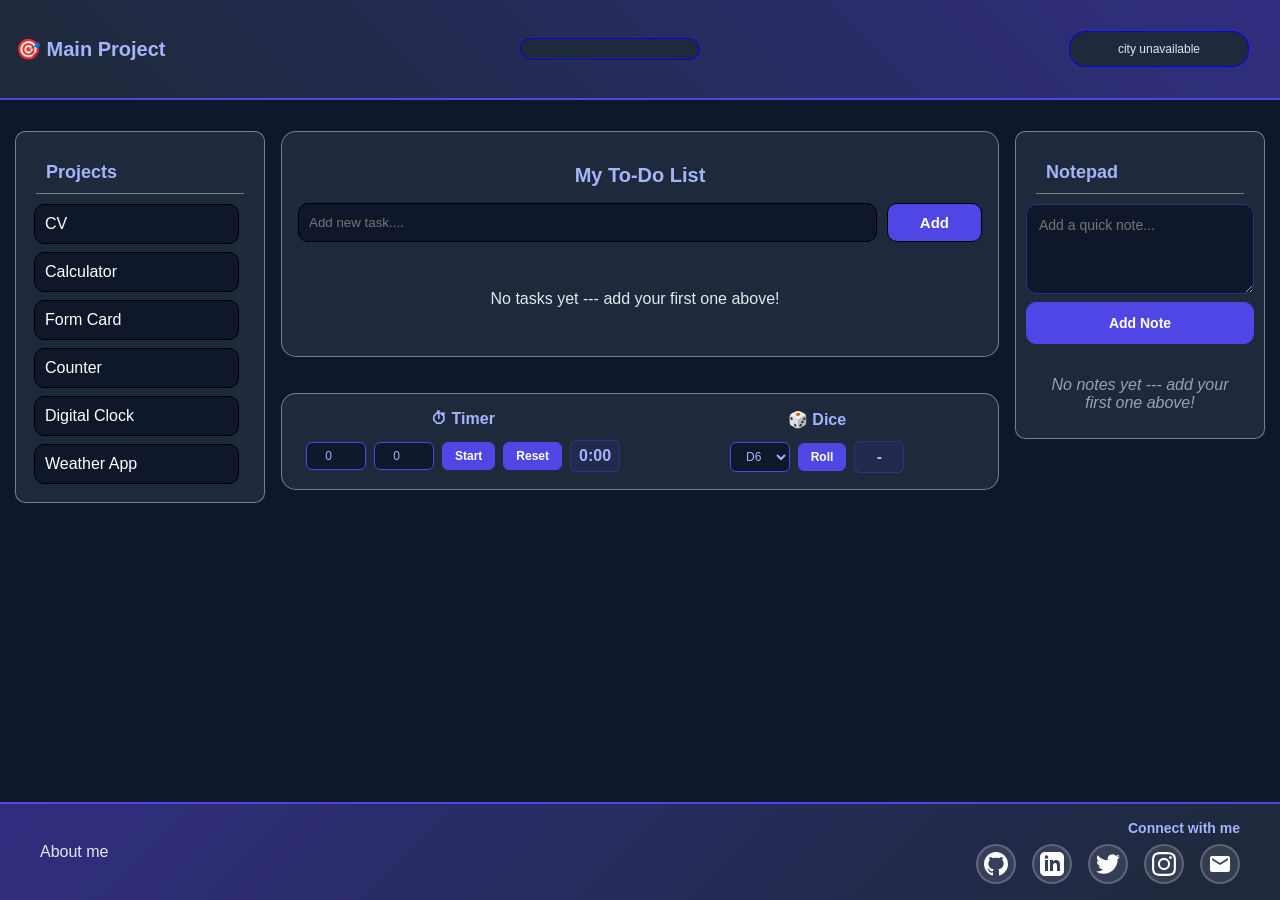
<file: index.html>
<html lang="en">
  <head>
    <meta charset="UTF-8" />
    <meta name="viewport" content="width=device-width, initial-scale=1.0" />
    <title>ultimate tool kit</title>
    <link rel="stylesheet" href="style/style.css" />
  </head>
  <body>
    <header class="site-header">
      <h1>&#127919; Main Project</h1>
      <div class="timeblock"></div>
      <div class="weatherblock"></div>
    </header>
    <div class="layout">
      <aside class="sidebar left">
        <h1>Projects</h1>
        <ul>
          <li class="projectlist">
            <a class="clean-link" id="cv-link" href="#cv-project">CV</a>
          </li>
          <li class="projectlist">
            <a
              class="clean-link"
              id="calculator-link"
              href="#calculator-project"
              >Calculator</a
            >
          </li>
          <li class="projectlist">
            <a class="clean-link" id="form-link" href="#form-project"
              >Form Card</a
            >
          </li>
          <li class="projectlist">
            <a class="clean-link" id="counter-link" href="#counter-project"
              >Counter</a
            >
          </li>
          <li class="projectlist">
            <a
              class="clean-link"
              id="digitalclock-link"
              href="#digitalclock-project"
              >Digital Clock</a
            >
          </li>
          <li class="projectlist">
            <a class="clean-link" id="weather-link" href="#weather-project"
              >Weather App</a
            >
          </li>
        </ul>
      </aside>

      <main class="todo-main" id="main-content">
        <div id="home-view">
          <section class="todo-section">
            <h1>My To-Do List</h1>
            <form class="todo-form">
              <label for="todo-input" class="sr-only">Task</label>
              <input
                type="text"
                name="todolist"
                id="todo-input"
                placeholder="Add new task...."
              />
              <button type="submit" id="todo-btn">Add</button>
            </form>
            <ul class="todo-ul">
              <li class="limsg">No tasks yet --- add your first one above!</li>
            </ul>
          </section>

          <section class="tools-section">
            <div class="tools-container">
              <div class="tool-item">
                <h3>⏱ Timer</h3>
                <div class="timer-simple">
                  <label for="timer-mins-main" class="sr-only">Minutes</label>
                  <input
                    type="number"
                    id="timer-mins-main"
                    min="0"
                    max="59"
                    value="0"
                    placeholder="Min"
                  />
                  <label for="timer-secs-main" class="sr-only">Seconds</label>
                  <input
                    type="number"
                    id="timer-secs-main"
                    min="0"
                    max="59"
                    value="0"
                    placeholder="Sec"
                  />
                  <button id="timer-start-main" class="tool-btn">Start</button>
                  <button id="timer-reset-main" class="tool-btn">Reset</button>
                  <span id="timer-display-main" class="timer-display-result"
                    >0:00</span
                  >
                </div>
              </div>
              <div class="tool-item">
                <h3>🎲 Dice</h3>
                <div class="dice-simple">
                  <label for="dice-sides-main" class="sr-only"
                    >Dice sides</label
                  >
                  <select id="dice-sides-main">
                    <option value="6">D6</option>
                    <option value="4">D4</option>
                    <option value="8">D8</option>
                    <option value="20">D20</option>
                  </select>
                  <button id="roll-btn-main" class="tool-btn">Roll</button>
                  <span id="dice-result-main" class="dice-display-result"
                    >-</span
                  >
                </div>
              </div>
            </div>
          </section>
        </div>

        <!-- Project Sections -->
        <section id="cv-project" class="project-section hidden">
          <div class="project-header">
            <h2>CV Project</h2>
            <button class="close-project-btn" onclick="showHomeView()">
              ← Back to Home
            </button>
          </div>
          <div class="project-content" id="cv-content"></div>
        </section>

        <section id="calculator-project" class="project-section hidden">
          <div class="project-header">
            <h2>Calculator</h2>
            <button class="close-project-btn" onclick="showHomeView()">
              ← Back to Home
            </button>
          </div>
          <div class="project-content" id="calculator-content"></div>
        </section>

        <section id="form-project" class="project-section hidden">
          <div class="project-header">
            <h2>Form Card</h2>
            <button class="close-project-btn" onclick="showHomeView()">
              ← Back to Home
            </button>
          </div>
          <div class="project-content" id="form-content"></div>
        </section>

        <section id="counter-project" class="project-section hidden">
          <div class="project-header">
            <h2>Counter</h2>
            <button class="close-project-btn" onclick="showHomeView()">
              ← Back to Home
            </button>
          </div>
          <div class="project-content" id="counter-content"></div>
        </section>

        <section id="digitalclock-project" class="project-section hidden">
          <div class="project-header">
            <h2>Digital Clock</h2>
            <button class="close-project-btn" onclick="showHomeView()">
              ← Back to Home
            </button>
          </div>
          <div class="project-content" id="digitalclock-content"></div>
        </section>

        <section id="weather-project" class="project-section hidden">
          <div class="project-header">
            <h2>Weather App</h2>
            <button class="close-project-btn" onclick="showHomeView()">
              ← Back to Home
            </button>
          </div>
          <div class="project-content" id="weather-content"></div>
        </section>
      </main>

      <aside class="sidebar right">
        <h1>Notepad</h1>
        <div class="notepad-section">
          <form class="notepad-form">
            <textarea
              id="note-input"
              placeholder="Add a quick note..."
              rows="4"
            ></textarea>
            <button type="submit" id="note-btn">Add Note</button>
          </form>
          <ul class="notes-list">
            <li class="note-msg">No notes yet --- add your first one above!</li>
          </ul>
        </div>
      </aside>
    </div>

    <footer class="site-footer">
      <div class="footer-content">
        <div class="footer-text">
          <p>About me</p>
        </div>
        <div class="footer-social">
          <h3>Connect with me</h3>
          <div class="social-links">
            <a
              href="https://github.com/Ajay0826"
              target="_blank"
              rel="noopener noreferrer"
              class="social-link github"
              title="GitHub"
            >
              <img
                src="images/github.svg"
                alt="GitHub"
                width="24"
                height="24"
              />
            </a>
            <a
              href="username"
              target="_blank"
              rel="noopener noreferrer"
              class="social-link linkedin"
              title="LinkedIn"
            >
              <img
                src="images/linkedin.svg"
                alt="LinkedIn"
                width="24"
                height="24"
              />
            </a>
            <a
              href="username"
              target="_blank"
              rel="noopener noreferrer"
              class="social-link twitter"
              title="Twitter"
            >
              <img
                src="images/twitter.svg"
                alt="Twitter"
                width="24"
                height="24"
              />
            </a>
            <a
              href="username"
              target="_blank"
              rel="noopener noreferrer"
              class="social-link instagram"
              title="Instagram"
            >
              <img
                src="images/instagram.svg"
                alt="Instagram"
                width="24"
                height="24"
              />
            </a>
            <a href="username" class="social-link email" title="Email">
              <img src="images/email.svg" alt="Email" width="24" height="24" />
            </a>
          </div>
        </div>
      </div>
    </footer>

    <script src="javascript/timeblock.js"></script>
    <script src="javascript/weatherblock.js"></script>
    <script src="javascript/todo.js"></script>
    <script src="javascript/notepad.js"></script>
    <script src="javascript/tools.js"></script>
    <script src="javascript/projectloader.js"></script>
  </body>
</html>
</file>
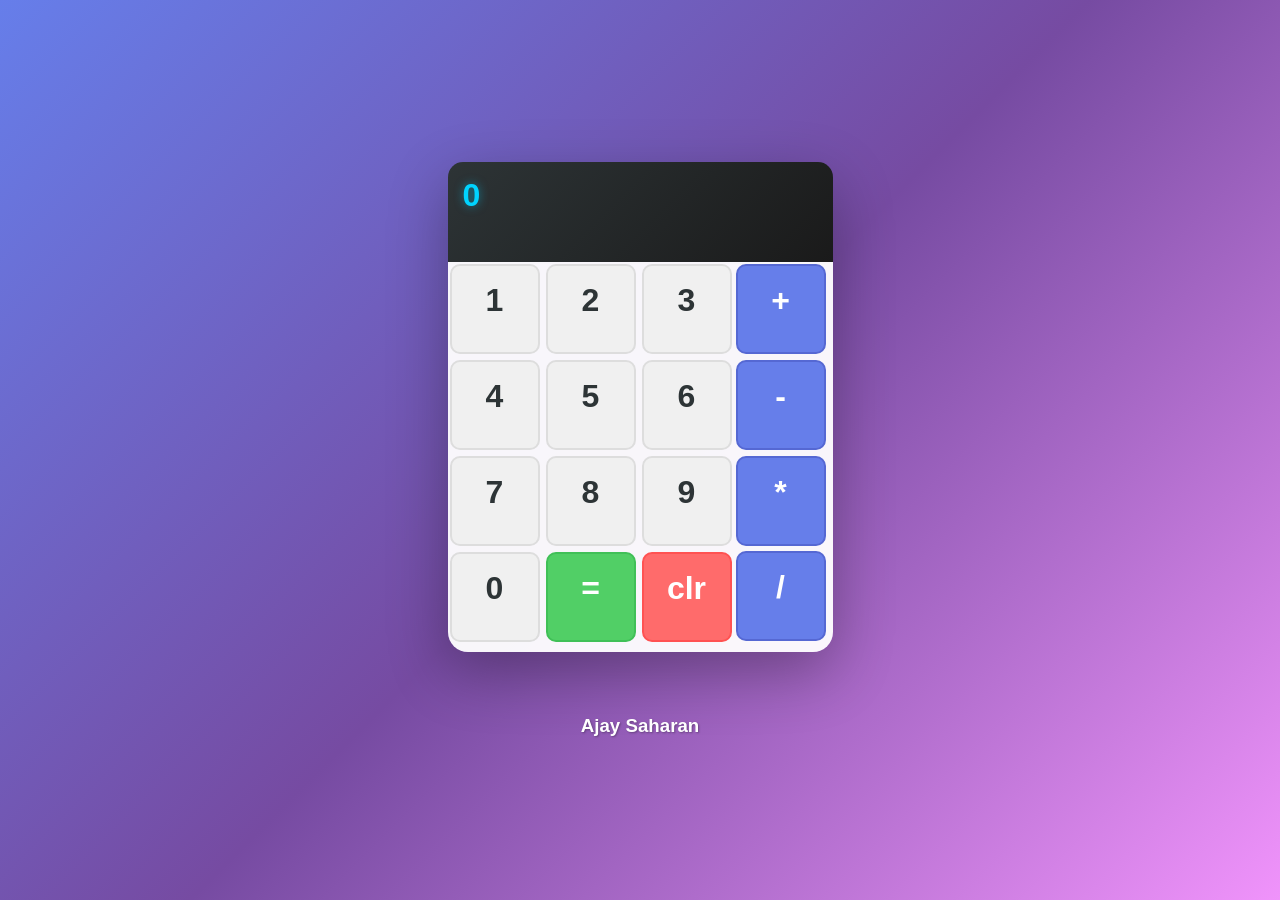
<file: calculator/index.html>
<html lang="en">
  <head>
    <meta charset="UTF-8" />
    <meta name="viewport" content="width=device-width, initial-scale=1.0" />
    <title>Calculator</title>
    <link rel="stylesheet" href="style.css" />
  </head>
  <body>
    <div class="box">
      <div class="display">
        <h1>0</h1>
      </div>
      <div class="container">
        <div class="numbers">
          <div class="item">1</div>
          <div class="item">2</div>
          <div class="item">3</div>
          <div class="item">4</div>
          <div class="item">5</div>
          <div class="item">6</div>
          <div class="item">7</div>
          <div class="item">8</div>
          <div class="item">9</div>
          <div class="item">0</div>
          <div class="item" id="enter">=</div>
          <div class="item" id="clear">clr</div>
        </div>
        <div class="operators">
          <div class="opitem">+</div>
          <div class="opitem">-</div>
          <div class="opitem">*</div>
          <div class="opitem">/</div>
        </div>
      </div>
    </div>
    <footer>
      <h3>Ajay Saharan</h3>
    </footer>

    <script src="script.js"></script>
  </body>
</html>
</file>
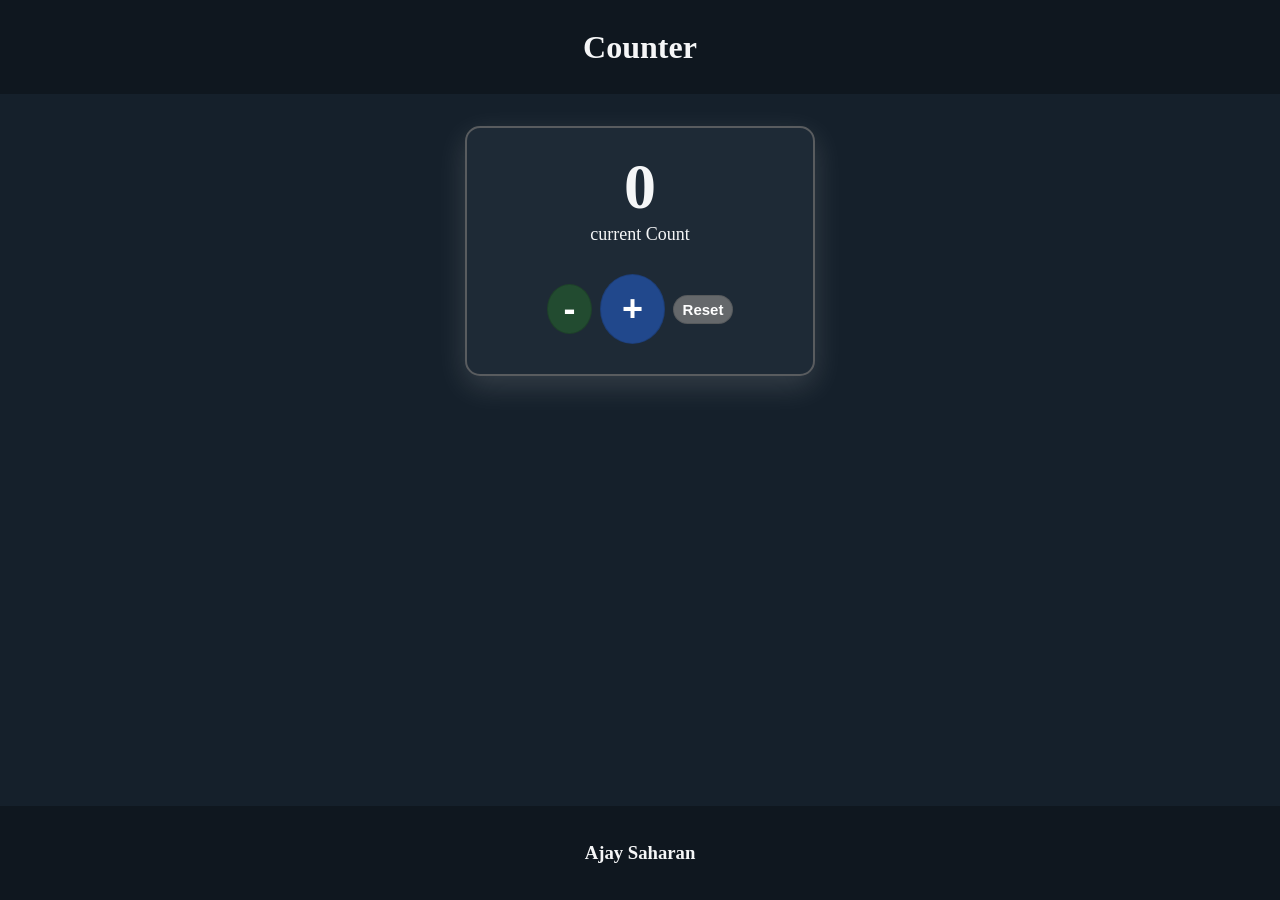
<file: counter/counter.html>
<html lang="en">
  <head>
    <meta charset="UTF-8" />
    <meta name="viewport" content="width=device-width, initial-scale=1.0" />

    <title>counter</title>
    <link rel="stylesheet" href="counter.css" />
  </head>
  <body>
    <header>
      <h1>Counter</h1>
    </header>
    <main>
      <div class="container">
        <div class="display">
          <h1></h1>
          <p>current Count</p>
        </div>
        <div class="countbtn">
          <button class="negative">
            <h2>-</h2>
          </button>
          <button class="plus">
            <h2>+</h2>
          </button>

          <button class="reset">
            <h2>Reset</h2>
          </button>
        </div>
      </div>
    </main>
    <footer>
      <h3>Ajay Saharan</h3>
    </footer>
    <script src="counter.js"></script>
  </body>
</html>
</file>
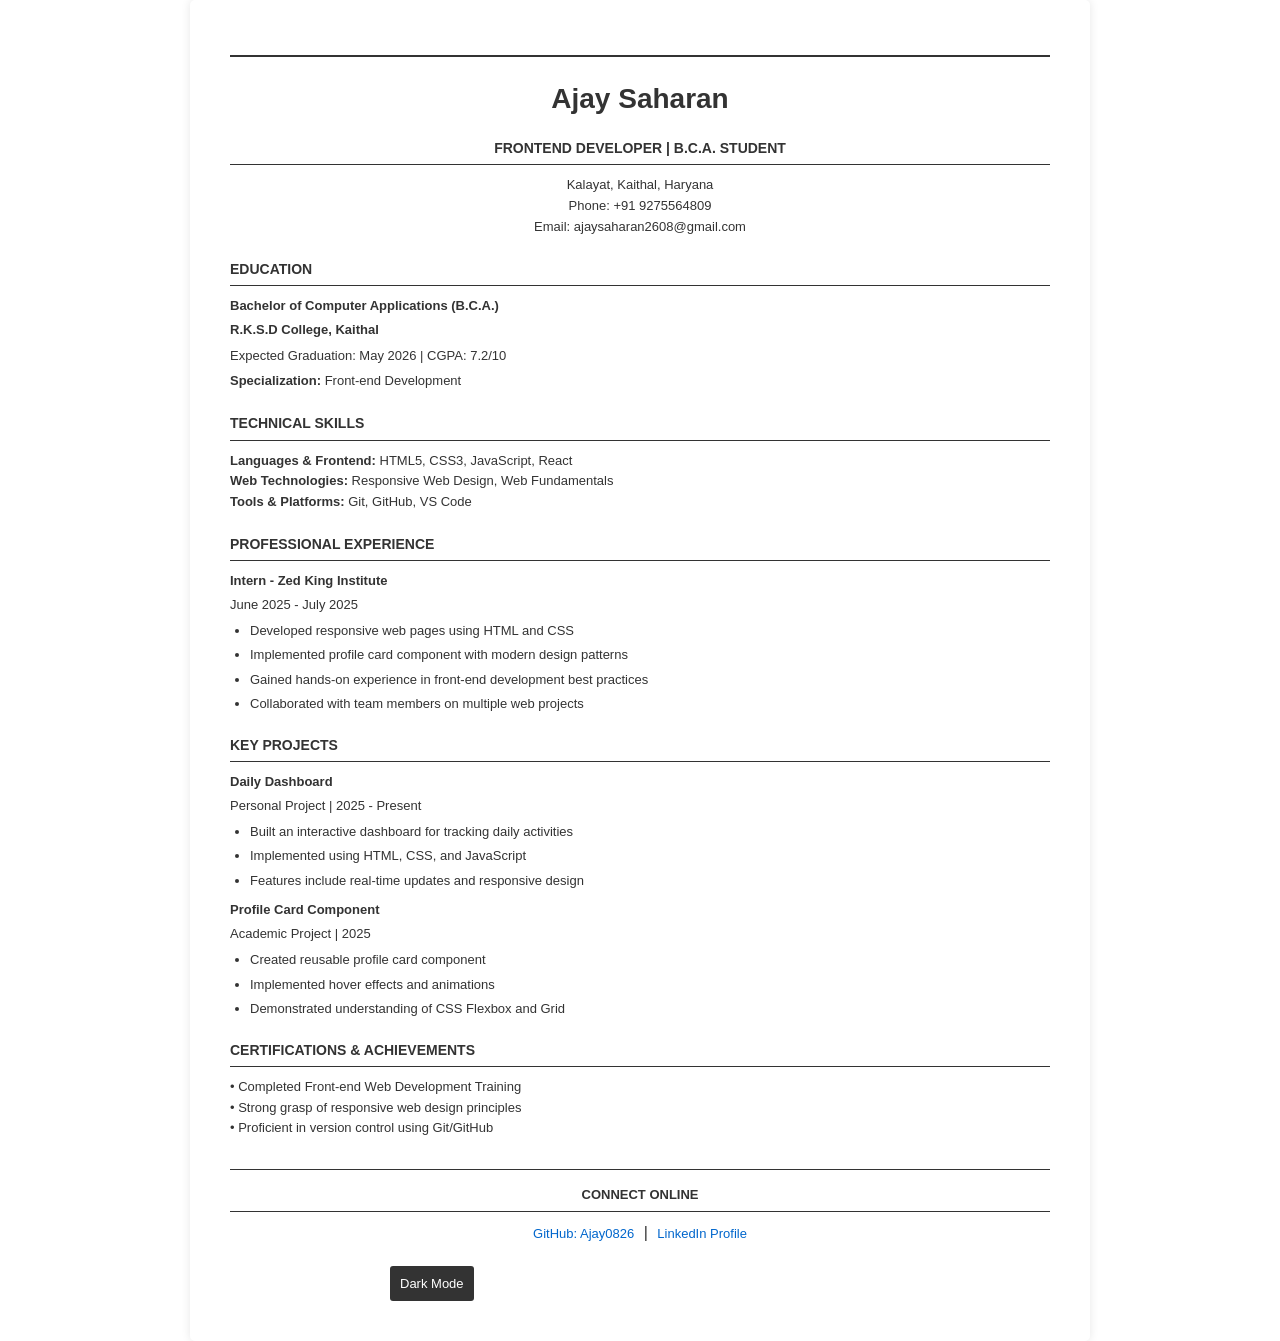
<file: cvproject/CVproject.html>
<html lang="en">
  <head>
    <meta charset="UTF-8" />
    <meta name="viewport" content="width=device-width, initial-scale=1.0" />
    <title>MY CV</title>
    <link rel="stylesheet" href="cv.css" />
  </head>

  <body class="container">
    <fieldset>
      <header>
        <hr />
      </header>
      <main>
        <section class="introdution">
          <h1>Ajay Saharan</h1>
          <h3><b>Frontend Developer | B.C.A. Student</b></h3>
          <address>
            Kalayat, Kaithal, Haryana <br />
            Phone: +91 9275564809 <br />
            Email: ajaysaharan2608@gmail.com
          </address>
        </section>

        <section class="education">
          <h3>EDUCATION</h3>
          <h4>Bachelor of Computer Applications (B.C.A.)</h4>
          <p><b>R.K.S.D College, Kaithal</b></p>
          <p>Expected Graduation: May 2026 | CGPA: 7.2/10</p>
          <p><b>Specialization:</b> Front-end Development</p>
        </section>

        <section class="skill">
          <h3>TECHNICAL SKILLS</h3>
          <p>
            <b>Languages & Frontend:</b> HTML5, CSS3, JavaScript, React <br />
            <b>Web Technologies:</b> Responsive Web Design, Web Fundamentals
            <br />
            <b>Tools & Platforms:</b> Git, GitHub, VS Code
          </p>
        </section>

        <section class="experience">
          <h3>PROFESSIONAL EXPERIENCE</h3>
          <h4>Intern - Zed King Institute</h4>
          <p>June 2025 - July 2025</p>
          <ul>
            <li>Developed responsive web pages using HTML and CSS</li>
            <li>
              Implemented profile card component with modern design patterns
            </li>
            <li>
              Gained hands-on experience in front-end development best practices
            </li>
            <li>Collaborated with team members on multiple web projects</li>
          </ul>
        </section>

        <section class="experience">
          <h3>KEY PROJECTS</h3>
          <h4>Daily Dashboard</h4>
          <p>Personal Project | 2025 - Present</p>
          <ul>
            <li>
              Built an interactive dashboard for tracking daily activities
            </li>
            <li>Implemented using HTML, CSS, and JavaScript</li>
            <li>Features include real-time updates and responsive design</li>
          </ul>

          <h4>Profile Card Component</h4>
          <p>Academic Project | 2025</p>
          <ul>
            <li>Created reusable profile card component</li>
            <li>Implemented hover effects and animations</li>
            <li>Demonstrated understanding of CSS Flexbox and Grid</li>
          </ul>
        </section>

        <section class="skill">
          <h3>CERTIFICATIONS & ACHIEVEMENTS</h3>
          <p>
            • Completed Front-end Web Development Training <br />
            • Strong grasp of responsive web design principles <br />
            • Proficient in version control using Git/GitHub
          </p>
        </section>
      </main>

      <footer>
        <h3>CONNECT ONLINE</h3>
        <a href="https://github.com/Ajay0826">GitHub: Ajay0826</a> |
        <a href="#">LinkedIn Profile</a>
      </footer>
    </fieldset>
    <button class="toggle" style="margin-left: 10rem; padding: 10px">
      Dark Mode
    </button>
    <script src="cv.js"></script>
  </body>
</html>
</file>
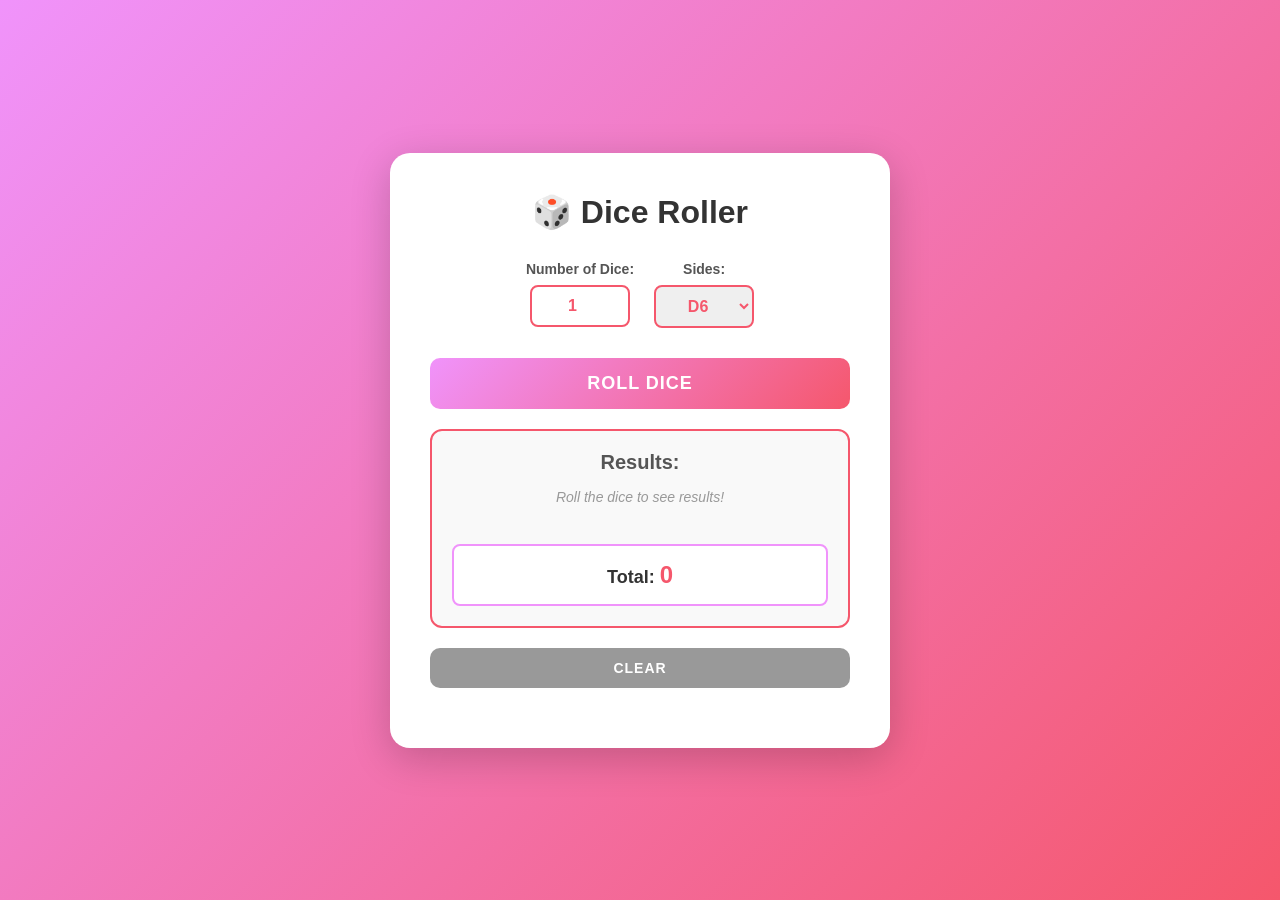
<file: diceroller/diceroller.html>
<!doctype html>
<html lang="en">
  <head>
    <meta charset="UTF-8" />
    <meta name="viewport" content="width=device-width, initial-scale=1.0" />
    <title>Dice Roller</title>
    <link rel="stylesheet" href="diceroller.css" />
  </head>
  <body>
    <div class="dice-container">
      <h1>🎲 Dice Roller</h1>

      <div class="dice-controls">
        <div class="control-group">
          <label for="dice-count">Number of Dice:</label>
          <input type="number" id="dice-count" min="1" max="20" value="1" />
        </div>

        <div class="control-group">
          <label for="dice-sides">Sides:</label>
          <select id="dice-sides">
            <option value="4">D4</option>
            <option value="6" selected>D6</option>
            <option value="8">D8</option>
            <option value="10">D10</option>
            <option value="12">D12</option>
            <option value="20">D20</option>
            <option value="100">D100</option>
          </select>
        </div>
      </div>

      <button id="roll-btn" class="btn btn-roll">Roll Dice</button>

      <div class="dice-results">
        <h2>Results:</h2>
        <div class="results-display" id="results-display">
          <p class="no-result">Roll the dice to see results!</p>
        </div>
        <div class="results-summary">
          <p>Total: <span id="total">0</span></p>
        </div>
      </div>

      <button id="clear-btn" class="btn btn-clear">Clear</button>
    </div>

    <script src="diceroller.js"></script>
  </body>
</html>
</file>
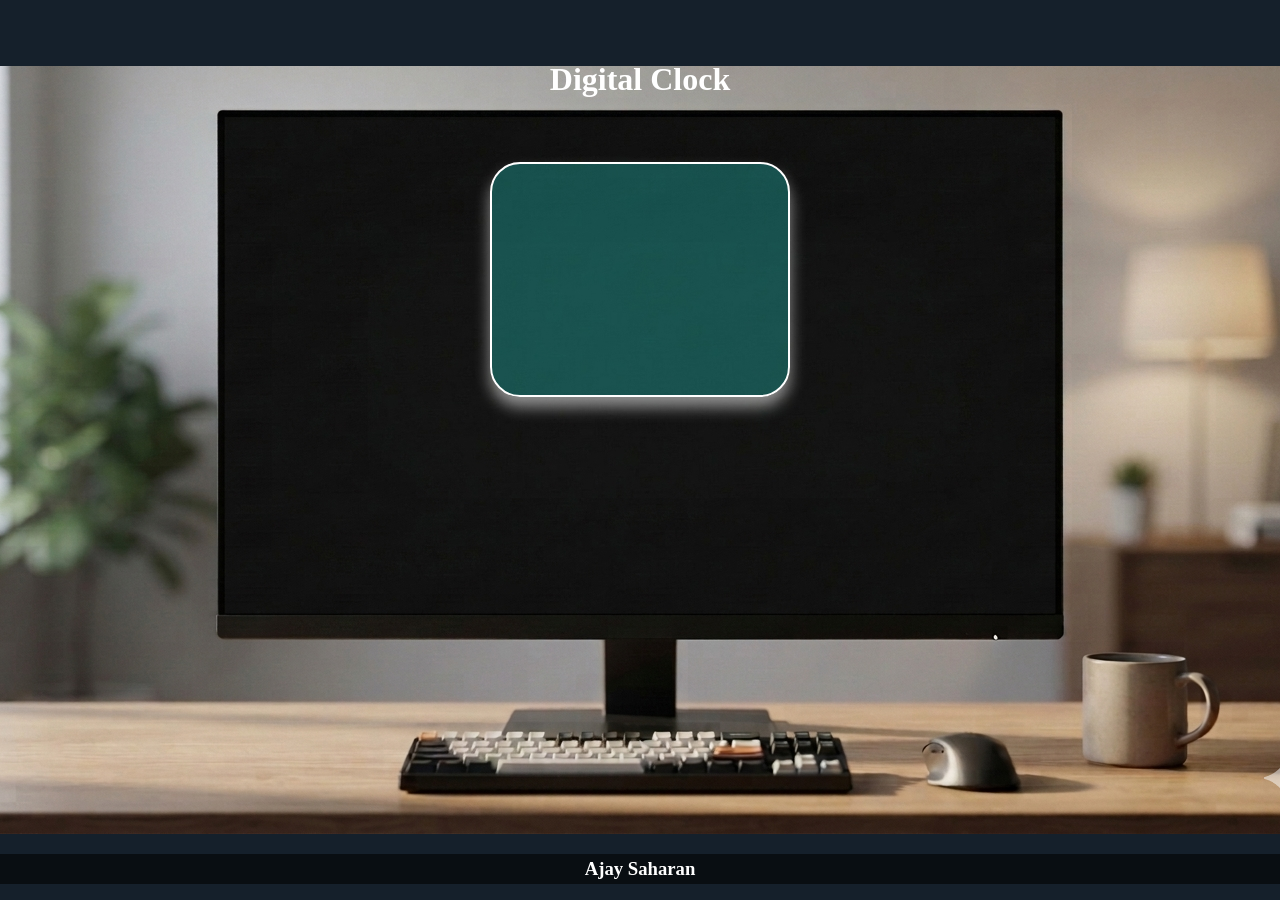
<file: digitalclock/digitalclock.html>
<html lang="en">
  <head>
    <meta charset="UTF-8" />
    <meta name="viewport" content="width=device-width, initial-scale=1.0" />
    <title>Digital Clock</title>
    <link rel="stylesheet" href="digitalclock.css" />
  </head>
  <body>
    <header>
      <h1>Digital Clock</h1>
    </header>
    <main>
      <div class="container">
        <div class="display">
          <h1></h1>
          <h3></h3>
        </div>
      </div>
    </main>
    <footer>
      <h3>Ajay Saharan</h3>
    </footer>
    <script src="digitalclock.js"></script>
  </body>
</html>
</file>
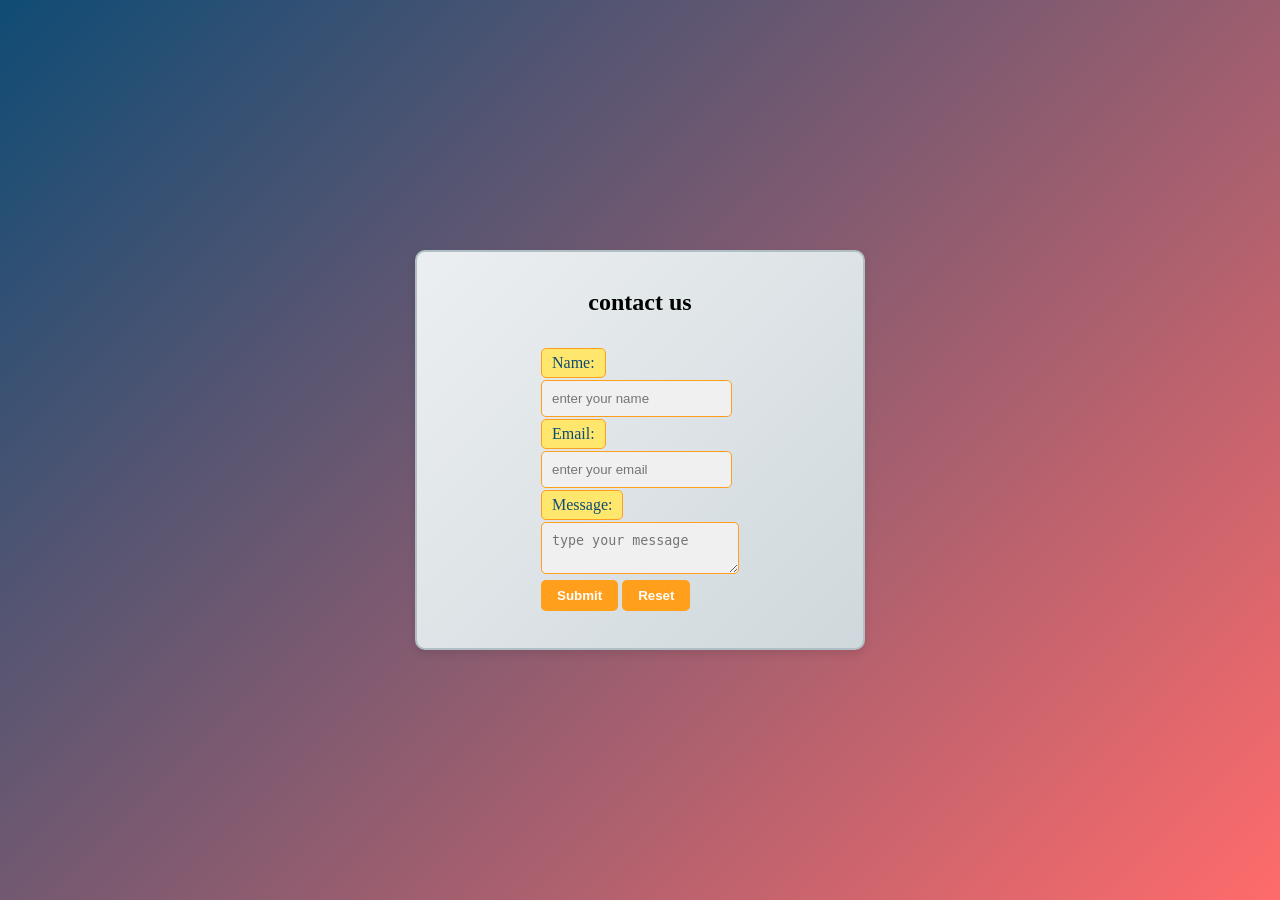
<file: formcard/formcard.html>
<html lang="en">
  <head>
    <meta charset="UTF-8" />
    <meta name="viewport" content="width=device-width, initial-scale=1.0" />
    <title>formcard</title>
    <link rel="stylesheet" href="formcard.css" />
  </head>
  <body>
    <div class="container">
      <section class="card">
        <h2>contact us</h2>
        <form action="" method="post" class="forms">
          <label for="name">Name: </label>
          <input
            type="text"
            id="name"
            name="name"
            placeholder="enter your name "
          />

          <label for="email">Email: </label>
          <input
            type="email"
            id="email"
            name="email"
            placeholder="enter your email"
          />

          <label for="message">Message: </label>
          <textarea
            name="message"
            id="message"
            placeholder="type your message"
          ></textarea>
          <button type="submit" class="submit">Submit</button>
          <button type="reset" class="reset">Reset</button>
        </form>
      </section>

      <section class="data-card" id="dataCard">
        <h2>Submitted Data</h2>
        <div id="dataContainer"></div>
      </section>
    </div>

    <script src="formcard.js"></script>
  </body>
</html>
</file>
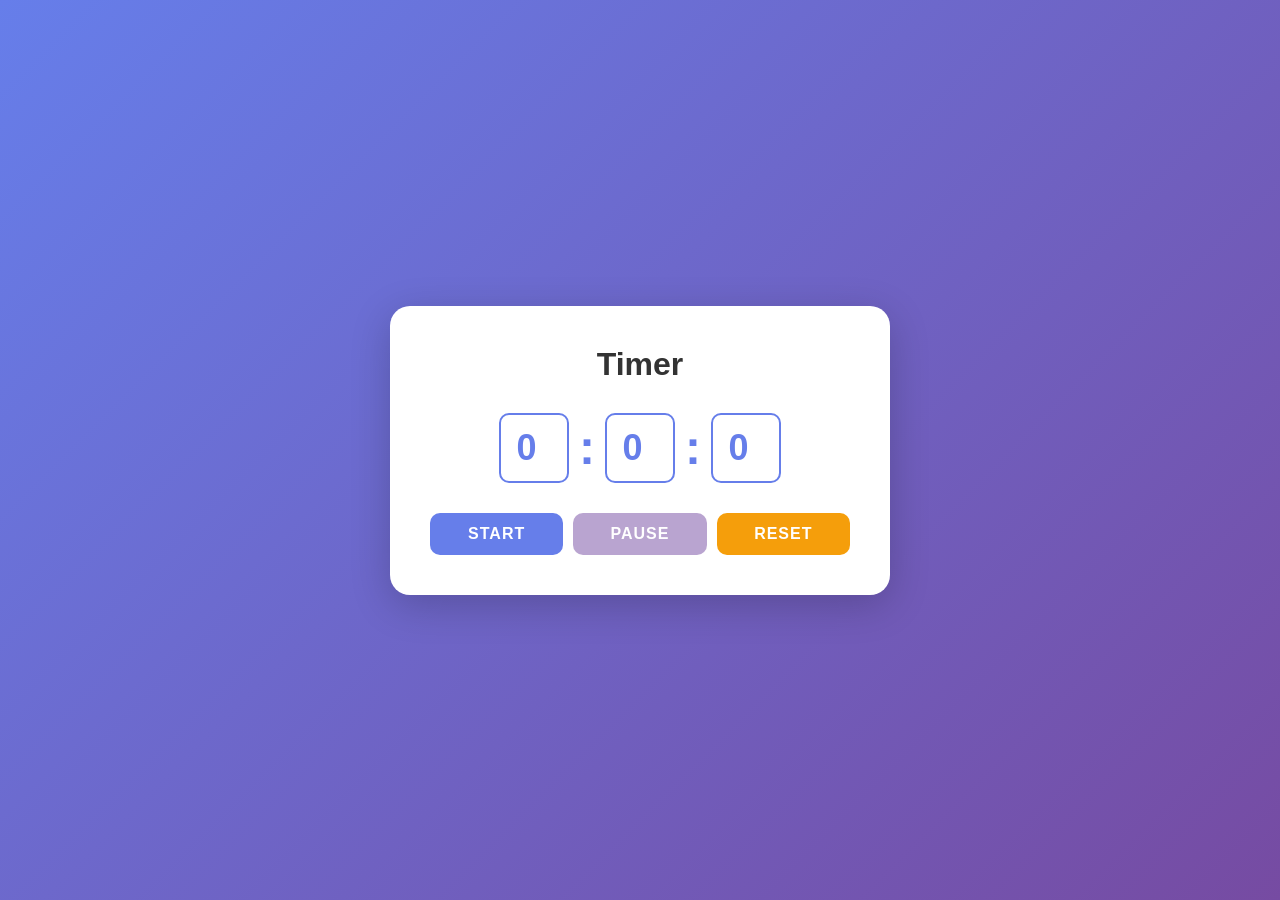
<file: timer/timer.html>
<!doctype html>
<html lang="en">
  <head>
    <meta charset="UTF-8" />
    <meta name="viewport" content="width=device-width, initial-scale=1.0" />
    <title>Timer</title>
    <link rel="stylesheet" href="timer.css" />
  </head>
  <body>
    <div class="timer-container">
      <h1>Timer</h1>
      <div class="timer-display">
        <input
          type="number"
          id="hours"
          min="0"
          max="23"
          placeholder="HH"
          value="0"
        />
        <span>:</span>
        <input
          type="number"
          id="minutes"
          min="0"
          max="59"
          placeholder="MM"
          value="0"
        />
        <span>:</span>
        <input
          type="number"
          id="seconds"
          min="0"
          max="59"
          placeholder="SS"
          value="0"
        />
      </div>
      <div class="timer-controls">
        <button id="start-btn" class="btn btn-start">Start</button>
        <button id="pause-btn" class="btn btn-pause" disabled>Pause</button>
        <button id="reset-btn" class="btn btn-reset">Reset</button>
      </div>
    </div>
    <script src="timer.js"></script>
  </body>
</html>
</file>
<file: style/style.css>
/*RESET*/
* {
  margin: 0;
  padding: 0;
  box-sizing: border-box;
}

/*BASE*/

body {
  font-family: "Segoe UI", Tahoma, Geneva, Verdana, sans-serif;
  background-color: #0f172a;
  color: #e2e8f0;
  min-height: 100vh;

  display: flex;
  flex-direction: column;
}

h1,
h2 {
  color: #a5b4fc;
  font-size: 20px;
  font-weight: 700;
}

.clean-link {
  color: white;
  text-decoration: none;
}

.clean-link:visited {
  text-decoration: none;
  color: rgba(255, 255, 255, 0.212);
}

.clean-link:hover {
  text-decoration: underline;
}

.sr-only {
  position: absolute;
  width: 1px;
  height: 1px;
  padding: 0;
  margin: -1px;
  overflow: hidden;
  clip: rect(0, 0, 0, 0);
  white-space: nowrap;
  border: 0;
}

/*HEADER*/

.site-header {
  display: flex;
  justify-content: space-between;
  align-items: center;

  border-bottom: 2px solid #4f46e5;

  background: linear-gradient(45deg, #1e293b 5%, #312e81);
  flex-wrap: wrap;

  position: relative;
  z-index: 10;
  padding: 1rem;
  gap: 1rem;
}

/*COMMON CSS FOR ELEMENT OF HEADER*/
.timeblock,
.weatherblock {
  background-color: #1e293b;
  border: 1px solid blue;
  border-radius: 1rem;
  margin: 15px;
  text-align: center;
  padding: 10px;
  min-width: 180px;
  max-height: 80px;
  font-size: 12px;
}

/*TIMEBLOCK IN HEADER */
.timeblock h2 {
  color: #7dd3fc;
  font-size: 22;
}

/*WEATHER BLOCK  CSS */

.weatherblock h2 {
  font-size: 25;
  color: goldenrod;
}

/*LAYOUT  */
.layout {
  flex-grow: 1;
  display: grid;
  grid-template-columns: 250px 1fr 250px;
  grid-template-areas: "left todo right";
  padding: 15px;
  margin: 1rem;
  gap: 1rem;
  width: min(100%, 1500px);
  max-width: 1500px;
  margin-inline: auto;
}

/*SIDEBAR LEFT  */

.sidebar {
  min-width: 0;
  width: 100%;
  height: fit-content;
  padding: 10px;

  border: 1px solid rgba(255, 255, 255, 0.397);
  border-radius: 10px;

  background-color: #1e293b;
}

.sidebar.left {
  grid-area: left;
}
.sidebar.right {
  grid-area: right;
}

.sidebar h1 {
  margin: 10px;
  padding: 10px;
  font-size: 18px;
  border-bottom: 1px solid gray;
}

.sidebar .projectlist,
.todolist,
#todo-input {
  width: 90%;
  border: 1px solid black;
  border-radius: 10px;
  background-color: #0f172a;
  margin: 8px;
  padding: 10px;
  list-style-type: none;
}

/*MAIN SECTION  FOR TO-DO LIST */

.todo-main {
  flex-grow: 1;
  min-width: 60%;
}

.todo-section {
  border: 1px solid rgba(255, 255, 255, 0.397);
  border-radius: 15px;
  min-height: 200px;
  padding: 1rem;
  background-color: #1e293b;
}

.todo-section h1 {
  margin: 1rem;
  text-align: center;
}

.todo-form {
  display: flex;
  gap: 10px;
  margin-bottom: 1rem;
}

#todo-input {
  margin: 0;
  color: white;
}

#todo-btn {
  width: 100px;
  border: 1px solid black;
  border-radius: 10px;
  background-color: #4f46e5;
  font-weight: bolder;
  font-size: 15px;
  color: white;

  padding: 10px;
  list-style-type: none;
}

.todo-ul {
  list-style-type: none;
  max-height: 300px;
  overflow-y: auto;
  padding-right: 10px;
}

.todolist {
  display: flex;
  justify-content: space-between;
}

/* Scrollbar styling */
.todo-ul::-webkit-scrollbar {
  width: 8px;
}

.todo-ul::-webkit-scrollbar-track {
  background: rgba(79, 70, 229, 0.1);
  border-radius: 10px;
}

.todo-ul::-webkit-scrollbar-thumb {
  background: #4f46e5;
  border-radius: 10px;
}

.todo-ul::-webkit-scrollbar-thumb:hover {
  background: #4338ca;
}

.limsg {
  list-style-type: none;
  text-align: center;
  padding: 1rem;
  margin: 1rem;
}

.deletebtn {
  justify-self: flex-end;
  background-color: rgba(0, 0, 0, 0);
  border: none;
}

.todo-checkbox {
  width: 20px;
}

/* TOOLS SECTION */
.tools-section {
  border: 1px solid rgba(255, 255, 255, 0.397);
  border-radius: 15px;
  padding: 1rem;
  background-color: #1e293b;
  margin-top: 1rem;
}

.tools-container {
  display: grid;
  grid-template-columns: 1fr 1fr;
  gap: 1.5rem;
}

.tool-item {
  display: flex;
  flex-direction: column;
  gap: 0.75rem;
}

.tool-item h3 {
  color: #a5b4fc;
  margin: 0;
  font-size: 16px;
  text-align: center;
}

.timer-simple,
.dice-simple {
  display: flex;
  gap: 0.5rem;
  align-items: center;
  flex-wrap: wrap;
  justify-content: center;
}

.timer-simple input,
.dice-simple select {
  width: 60px;
  padding: 6px;
  border: 1px solid #4f46e5;
  border-radius: 6px;
  background-color: #0f172a;
  color: #a5b4fc;
  font-size: 12px;
  text-align: center;
}

.timer-simple input:focus,
.dice-simple select:focus {
  outline: none;
  border-color: #a5b4fc;
  box-shadow: 0 0 3px rgba(79, 70, 229, 0.3);
}

.tool-btn {
  padding: 6px 12px;
  border: 1px solid #4f46e5;
  border-radius: 6px;
  background-color: #4f46e5;
  color: white;
  font-size: 12px;
  font-weight: bold;
  cursor: pointer;
  transition: all 0.2s ease;
}

.tool-btn:hover {
  background-color: #4338ca;
}

.timer-display-result,
.dice-display-result {
  min-width: 50px;
  text-align: center;
  color: #a5b4fc;
  font-weight: bold;
  font-size: 16px;
  padding: 6px;
  background-color: rgba(79, 70, 229, 0.1);
  border-radius: 6px;
  border: 1px solid rgba(79, 70, 229, 0.3);
}

@media (max-width: 900px) {
  .layout {
    grid-template-columns: 1fr;
    grid-template-areas:
      "left"
      "todo"
      "right";
    width: 100%;
    padding: 0.75rem;
  }

  .sidebar.left,
  .sidebar.right {
    grid-area: auto;
  }

  .todo-main {
    min-width: 0;
  }

  .site-header {
    flex-direction: column;
    align-items: stretch;
  }

  .timeblock,
  .weatherblock {
    width: 100%;
    margin: 0;
    min-width: 0;
  }
}

@media (max-width: 768px) {
  .tools-container {
    grid-template-columns: 1fr;
  }

  .todo-form {
    flex-direction: column;
  }

  #todo-btn {
    width: 100%;
  }
}

/*FOOTER*/

.site-footer {
  border-top: 2px solid #4f46e5;

  background: linear-gradient(315deg, #1e293b 5%, #312e81);
  flex-wrap: wrap;

  position: relative;
  z-index: 10;
  min-height: 80px;
  padding: 1rem;
}

.footer-content {
  display: flex;
  justify-content: space-between;
  align-items: center;
  gap: 2rem;
  flex-wrap: wrap;
  max-width: 1200px;
  margin: 0 auto;
}

.footer-text {
  color: #e2e8f0;
  font-size: 16px;
}

.footer-text p {
  margin: 0;
}

.footer-tools {
  display: flex;
  flex-direction: column;
  align-items: center;
  gap: 0.75rem;
}

.footer-tools h3 {
  color: #a5b4fc;
  font-size: 14px;
  margin: 0;
  text-align: center;
}

.tools-links {
  display: flex;
  gap: 1.5rem;
  align-items: center;
}

.tools-links .clean-link {
  color: #a5b4fc;
  text-decoration: none;
  transition: all 0.3s ease;
  font-size: 14px;
}

.tools-links .clean-link:hover {
  color: white;
  text-decoration: underline;
  text-shadow: 0 0 8px rgba(165, 180, 252, 0.5);
}

.footer-social {
  display: flex;
  flex-direction: column;
  align-items: flex-end;
  gap: 0.5rem;
}

.footer-social h3 {
  color: #a5b4fc;
  font-size: 14px;
  margin: 0;
  text-align: right;
}

.social-links {
  display: flex;
  gap: 1rem;
  align-items: center;
}

.social-link {
  display: inline-flex;
  align-items: center;
  justify-content: center;
  width: 40px;
  height: 40px;
  border-radius: 50%;
  background-color: rgba(255, 255, 255, 0.1);
  text-decoration: none;
  transition: all 0.3s ease;
  border: 2px solid rgba(255, 255, 255, 0.2);
}

.social-link:hover {
  transform: translateY(-5px) scale(1.15);
  box-shadow: 0 8px 16px rgba(0, 0, 0, 0.4);
  border-color: rgba(255, 255, 255, 0.5);
}

.social-link svg {
  width: 20px;
  height: 20px;
  transition: all 0.3s ease;
}

.social-link.github:hover {
  background-color: #333;
  border-color: #333;
  box-shadow: 0 8px 16px rgba(51, 51, 51, 0.5);
}

.social-link.linkedin:hover {
  background-color: #0a66c2;
  border-color: #0a66c2;
  box-shadow: 0 8px 16px rgba(10, 102, 194, 0.5);
}

.social-link.twitter:hover {
  background-color: #1da1f2;
  border-color: #1da1f2;
  box-shadow: 0 8px 16px rgba(29, 161, 242, 0.5);
}

.social-link.instagram:hover {
  background: linear-gradient(45deg, #f9ce34, #ee2a7b, #6228d7);
  border-color: transparent;
  box-shadow: 0 8px 16px rgba(238, 42, 123, 0.5);
}

.social-link.email:hover {
  background-color: #ea4335;
  border-color: #ea4335;
  box-shadow: 0 8px 16px rgba(234, 67, 53, 0.5);
}

/* Responsive design for footer */
@media (max-width: 768px) {
  .footer-content {
    flex-direction: column;
    align-items: center;
    text-align: center;
    gap: 1rem;
  }

  .footer-social {
    align-items: center;
  }

  .footer-social h3 {
    text-align: center;
  }

  .social-links {
    justify-content: center;
  }
}

/*NOTEPAD STYLES*/

.notepad-section {
  display: flex;
  flex-direction: column;
  gap: 1rem;
}

.notepad-form {
  display: flex;
  flex-direction: column;
  gap: 0.5rem;
}

#note-input {
  width: 100%;
  border: 1px solid rgba(79, 70, 229, 0.5);
  border-radius: 10px;
  background-color: #0f172a;
  color: #e2e8f0;
  padding: 0.75rem;
  font-family: "Segoe UI", Tahoma, Geneva, Verdana, sans-serif;
  font-size: 14px;
  resize: vertical;
}

#note-input:focus {
  outline: none;
  border-color: #4f46e5;
  box-shadow: 0 0 5px rgba(79, 70, 229, 0.3);
}

#note-btn {
  width: 100%;
  border: 1px solid #4f46e5;
  border-radius: 10px;
  background-color: #4f46e5;
  font-weight: bold;
  font-size: 14px;
  color: white;
  padding: 0.75rem;
  cursor: pointer;
  transition: all 0.3s ease;
}

#note-btn:hover {
  background-color: #4338ca;
  box-shadow: 0 4px 12px rgba(79, 70, 229, 0.3);
}

#note-btn:active {
  transform: scale(0.98);
}

.notes-list {
  list-style: none;
  display: flex;
  flex-direction: column;
  gap: 0.75rem;
  max-height: 400px;
  overflow-y: auto;
}

.note-item {
  list-style: none;
}

.note-content {
  background-color: #0f172a;
  border: 1px solid rgba(79, 70, 229, 0.3);
  border-radius: 8px;
  padding: 1rem;
  display: flex;
  flex-direction: column;
  gap: 0.5rem;
  position: relative;
}

.note-content:hover {
  border-color: #4f46e5;
  background-color: rgba(79, 70, 229, 0.05);
}

.note-date {
  color: #94a3b8;
  font-size: 12px;
  font-style: italic;
}

.note-text {
  color: #e2e8f0;
  font-size: 14px;
  margin: 0;
  word-wrap: break-word;
  padding-right: 2rem;
}

.delete-note-btn {
  position: absolute;
  top: 0.5rem;
  right: 0.5rem;
  background-color: transparent;
  border: none;
  color: #94a3b8;
  font-size: 20px;
  cursor: pointer;
  width: 24px;
  height: 24px;
  display: flex;
  align-items: center;
  justify-content: center;
  transition: all 0.3s ease;
}

.delete-note-btn:hover {
  color: #ef4444;
  transform: scale(1.2);
}

.note-msg {
  list-style: none;
  text-align: center;
  padding: 1rem;
  margin: 0;
  color: #94a3b8;
  font-style: italic;
}

/*TESTING SOMETHING */
/* 
.testContainer {
  width: 400px;
  height: 500px;
  background-color: white;
  color: black;
  border: 2px solid white;
}
.testContainer button {
  color: black;
}

.hidden {
  display: none !important;
} */

/* PROJECT LOADER STYLES */

.sidebar .projectlist.active {
  background-color: #4f46e5;
  border-color: #6366f1;
}

.sidebar .projectlist.active a {
  color: #e0e7ff;
  font-weight: bold;
}

.project-container {
  display: flex;
  flex-direction: column;
  height: 100%;
  width: 100%;
  gap: 0;
}

.project-header {
  display: flex;
  justify-content: space-between;
  align-items: center;
  padding: 15px 20px;
  background: linear-gradient(45deg, #1e293b 5%, #312e81);
  border-bottom: 2px solid #4f46e5;
  border-radius: 5px 5px 0 0;
}

.project-header h2 {
  margin: 0;
  color: #a5b4fc;
  font-size: 22px;
}

.close-project-btn {
  background: none;
  border: none;
  color: #a5b4fc;
  font-size: 24px;
  cursor: pointer;
  padding: 0;
  width: 30px;
  height: 30px;
  display: flex;
  align-items: center;
  justify-content: center;
  border-radius: 50%;
  transition: all 0.3s ease;
}

.close-project-btn:hover {
  background-color: rgba(165, 180, 252, 0.2);
  color: #ef4444;
  transform: rotate(90deg);
}

.project-iframe {
  flex-grow: 1;
  border: none;
  width: 100%;
  height: 100%;
  min-height: 600px;
  border-radius: 0 0 5px 5px;
  display: block;
}

@media (max-width: 900px) {
  .project-section {
    height: auto;
    min-height: 0;
  }

  .project-iframe {
    min-height: 420px;
    height: 70vh;
  }
}

@media (max-width: 600px) {
  .project-header {
    flex-direction: column;
    align-items: center;
    gap: 0.75rem;
    padding: 12px 14px;
  }

  .project-header h2 {
    font-size: 18px;
  }

  .close-project-btn {
    align-self: flex-start;
  }

  .project-iframe {
    min-height: 360px;
    height: 62vh;
  }
}

/* Hidden class for show/hide functionality */
.hidden {
  display: none !important;
}

/* Project Section Styles */
.project-section {
  display: flex;
  flex-direction: column;
  height: calc(100vh - 200px);
  width: 100%;
  gap: 0;
  animation: fadeIn 0.3s ease-in;
  min-height: 500px;
}

@keyframes fadeIn {
  from {
    opacity: 0;
  }
  to {
    opacity: 1;
  }
}

.project-content {
  flex-grow: 1;
  overflow: hidden;
  background-color: #0f172a;
  display: flex;
  flex-direction: column;
  min-height: 0;
}

#home-view {
  display: flex;
  flex-direction: column;
  gap: 20px;
}
</file>
<file: calculator/style.css>
/*RESET*/
* {
  margin: 0;
  padding: 0;
  box-sizing: border-box;
}

/*body*/

body {
  background: linear-gradient(135deg, #667eea 0%, #764ba2 50%, #f093fb 100%);
  display: flex;
  flex-direction: column;
  justify-content: center;
  align-items: center;
  gap: 2rem;
  min-height: 100vh;
  font-family: Arial, sans-serif;
}

/*HEADER*/
header {
  position: sticky;
  top: 0;
  padding: 1rem;
  line-height: 3rem;
  margin-top: 2rem;
  color: white;
  text-shadow: 2px 2px 4px rgba(0, 0, 0, 0.3);
}

header h1 {
  letter-spacing: 2px;
}

/*MAIN*/
main {
  padding: 5px;
}

.box {
  background-color: rgba(255, 255, 255, 0.95);
  border: none;
  margin: 15px;
  width: 385px;
  height: 490px;
  display: flex;
  flex-direction: column;
  border-radius: 20px;
  box-shadow: 0 20px 60px rgba(0, 0, 0, 0.3);
}

.container {
  display: flex;
}

.display {
  border-bottom: none;
  background: linear-gradient(135deg, #2d3436 0%, #1a1a1a 100%);
  height: 100px;
  border-radius: 15px 15px 0 0;
  padding: 15px;
}

.display h1 {
  color: #00d4ff;
  text-shadow: 0 0 10px rgba(0, 212, 255, 0.5);
}
.numbers,
.operators {
  border: 0px solid rgba(255, 255, 255, 0.644);
}
.operators {
  display: grid;
  gap: 1px;
}
.numbers {
  display: grid;
  grid-template-columns: repeat(3, 1fr);
  gap: 2px;
}

.item,
.opitem {
  background-color: #f0f0f0;
  text-align: center;
  padding: 1rem;
  font-size: xx-large;
  border: 2px solid #ddd;
  border-radius: 10px;
  width: 90px;
  height: 90px;
  margin: 2px;
  cursor: pointer;
  transition: all 0.3s ease;
  font-weight: bold;
  color: #2d3436;
}

.item:hover,
.opitem:hover {
  transform: translateY(-2px);
  box-shadow: 0 5px 15px rgba(0, 0, 0, 0.2);
}

.item:active,
.opitem:active {
  transform: translateY(0);
}

.item#clear {
  background-color: #ff6b6b;
  border-color: #ff5252;
  color: white;
}

.item#clear:hover {
  background-color: #ee5a52;
  box-shadow: 0 5px 15px rgba(255, 107, 107, 0.3);
}

.item#enter {
  background-color: #51cf66;
  border-color: #40c057;
  color: white;
}

.item#enter:hover {
  background-color: #40c057;
  box-shadow: 0 5px 15px rgba(81, 207, 102, 0.3);
}

.opitem {
  background-color: #667eea;
  border-color: #5568d3;
  color: white;
}

.opitem:hover {
  background-color: #764ba2;
  box-shadow: 0 5px 15px rgba(118, 75, 162, 0.3);
}

/*FOOTER*/
footer {
  position: sticky;
  bottom: 0;
  text-align: center;
  margin: 1rem;
  color: white;
  text-shadow: 1px 1px 2px rgba(0, 0, 0, 0.3);
}

/* Mobile Responsive */
@media (max-width: 480px) {
  body {
    gap: 1rem;
  }

  header {
    margin-top: 1rem;
    line-height: 2rem;
  }

  header h1 {
    font-size: 1.5rem;
  }

  .box {
    width: 90vw;
    height: auto;
    margin: 10px;
  }

  .display {
    height: 80px;
    padding: 10px;
  }

  .display h1 {
    font-size: 1.5rem;
  }

  .item,
  .opitem {
    width: 70px;
    height: 70px;
    padding: 0.7rem;
    font-size: 1.5rem;
    margin: 1px;
  }

  .numbers {
    gap: 1px;
    flex: 1;
  }

  .operators {
    gap: 1px;
    flex: 0 0 auto;
  }

  .container {
    display: flex;
    width: 100%;
    gap: 5px;
    justify-content: space-between;
    padding: 5px;
  }
}

@media (max-width: 360px) {
  .item,
  .opitem {
    width: 60px;
    height: 60px;
    padding: 0.5rem;
    font-size: 1.2rem;
    margin: 1px;
  }

  .display h1 {
    font-size: 1.2rem;
  }

  .container {
    width: 100%;
    gap: 3px;
  }
}
</file>
<file: counter/counter.css>
/*RESET*/
* {
  margin: 0;
  padding: 0;
  box-sizing: border-box;
}

/*BODY*/
body {
  background-color: rgb(21, 32, 43);
  color: rgb(245, 246, 247);
  height: 100vh;
  display: flex;
  flex-direction: column;
  justify-content: center;
  align-items: center;
}

/*HEADER*/ /*FOOTER*/
header,
footer {
  background-color: rgb(15, 23, 31);
  width: 100%;
  text-align: center;
  padding: 2rem;
  line-height: 30px;
}
header {
  position: sticky;
  top: 0;
}

footer {
  position: sticky;
  bottom: 0;
}

/*MAIN*/

main {
  flex: 1;
}
.container {
  background-color: rgb(30, 42, 54);
  width: 350px;
  height: 250px;

  border: 2px solid rgb(89, 92, 95);
  border-radius: 15px;
  box-shadow: 0px 10px 30px 0px rgba(245, 245, 245, 0.151);

  display: flex;
  flex-direction: column;
  justify-content: space-evenly;
  align-items: center;

  margin: 2rem;
}

.display {
  text-align: center;
  font-size: xx-large;
}
.display p {
  font-size: large;
}

button {
  color: white;
  border: 1px solid rgba(0, 0, 0, 0.144);
  border-radius: 50%;
  text-align: center;
  font-size: x-large;
}

.countbtn {
  display: flex;
  align-items: center;
  justify-content: center;
}

.plus {
  width: 65px;
  height: 70px;

  margin: 8px;

  background-color: rgba(37, 95, 204, 0.582);
}
.negative {
  width: 45px;
  height: 50px;

  text-align: center;
  font-size: x-large;
  background-color: rgba(41, 122, 41, 0.418);
}

.reset {
  border-radius: 15px;
  width: 60px;
  font-size: x-small;
  padding: 5px;
  background-color: rgba(128, 128, 128, 0.726);
}
</file>
<file: cvproject/cv.css>
/* Simple CV Styling */

* {
  margin: 0;
  padding: 0;
  box-sizing: border-box;
}

body {
  font-family: Arial, sans-serif;
  line-height: 1.6;
  color: #333;
  background-color: #f9f9f9;
  padding: 20px;
}

.container {
  max-width: 900px;
  margin: 0 auto;
  background-color: white;
  padding: 40px;
  box-shadow: 0 0 10px rgba(0, 0, 0, 0.1);
  border-radius: 5px;
}

fieldset {
  border: none;
}

/* HEADER */
header {
  border-bottom: 2px solid #333;
  margin-bottom: 20px;
  padding-bottom: 15px;
}

header hr {
  display: none;
}

/* INTRODUCTION SECTION */
.introdution {
  margin-bottom: 20px;
  text-align: center;
}

.introdution h1 {
  font-size: 28px;
  margin-bottom: 5px;
  font-weight: bold;
}

.introdution h3 {
  font-size: 14px;
  font-weight: normal;
  margin-bottom: 10px;
}

address {
  font-style: normal;
  font-size: 13px;
  line-height: 1.6;
}

/* SECTIONS */
section {
  margin-bottom: 20px;
}

section h3 {
  font-size: 14px;
  font-weight: bold;
  text-transform: uppercase;
  margin-top: 15px;
  margin-bottom: 10px;
  border-bottom: 1px solid #333;
  padding-bottom: 5px;
}

section h4 {
  font-size: 13px;
  font-weight: bold;
  margin-top: 10px;
  margin-bottom: 3px;
}

section p {
  font-size: 13px;
  margin-bottom: 5px;
}

/* LISTS */
ul {
  margin-left: 20px;
  margin-top: 5px;
  margin-bottom: 10px;
}

ul li {
  font-size: 13px;
  margin-bottom: 5px;
  line-height: 1.5;
}

/* FOOTER */
footer {
  margin-top: 30px;
  padding-top: 15px;
  border-top: 1px solid #333;
  text-align: center;
}

footer h3 {
  font-size: 13px;
  font-weight: bold;
  margin-bottom: 8px;
  border-bottom: 1px solid #333;
  padding-bottom: 5px;
}

footer a {
  color: #0066cc;
  text-decoration: none;
  font-size: 13px;
  margin: 0 5px;
}

footer a:hover {
  text-decoration: underline;
}

/* TOGGLE BUTTON */
.toggle {
  background-color: #333;
  color: white;
  border: none;
  padding: 8px 15px;
  border-radius: 3px;
  cursor: pointer;
  font-size: 13px;
  margin-top: 20px;
  margin-left: 10rem;
}

.toggle:hover {
  background-color: #555;
}

/* DARK MODE */
body.dark-mode {
  background-color: #1a1a1a;
  color: #e0e0e0;
}

body.dark-mode .container {
  background-color: #2d2d2d;
  box-shadow: 0 0 10px rgba(0, 0, 0, 0.5);
}

body.dark-mode section h3,
body.dark-mode footer h3,
body.dark-mode header {
  border-bottom-color: #e0e0e0;
}

body.dark-mode footer a {
  color: #66b3ff;
}

/* PRINT STYLING */
@media print {
  body {
    background-color: white;
    padding: 0;
  }

  .container {
    box-shadow: none;
    max-width: 100%;
  }

  .toggle {
    display: none;
  }
}

/* RESPONSIVE */
@media (max-width: 768px) {
  .container {
    padding: 20px;
  }

  .introdution h1 {
    font-size: 20px;
  }
}
</file>
<file: diceroller/diceroller.css>
* {
  margin: 0;
  padding: 0;
  box-sizing: border-box;
}

body {
  font-family: "Segoe UI", Tahoma, Geneva, Verdana, sans-serif;
  background: linear-gradient(135deg, #f093fb 0%, #f5576c 100%);
  min-height: 100vh;
  display: flex;
  justify-content: center;
  align-items: center;
  padding: 20px;
}

.dice-container {
  background-color: white;
  border-radius: 20px;
  padding: 40px;
  box-shadow: 0 10px 40px rgba(0, 0, 0, 0.2);
  text-align: center;
  max-width: 500px;
  width: 100%;
}

h1 {
  color: #333;
  margin-bottom: 30px;
  font-size: 32px;
}

h2 {
  color: #555;
  font-size: 20px;
  margin-bottom: 15px;
}

.dice-controls {
  display: flex;
  gap: 20px;
  justify-content: center;
  margin-bottom: 30px;
  flex-wrap: wrap;
}

.control-group {
  display: flex;
  flex-direction: column;
  align-items: center;
  gap: 8px;
}

.control-group label {
  color: #555;
  font-weight: bold;
  font-size: 14px;
}

.control-group input,
.control-group select {
  padding: 10px 15px;
  border: 2px solid #f5576c;
  border-radius: 8px;
  font-size: 16px;
  font-weight: bold;
  color: #f5576c;
  width: 100px;
  text-align: center;
}

.control-group input:focus,
.control-group select:focus {
  outline: none;
  border-color: #f093fb;
  box-shadow: 0 0 5px rgba(245, 87, 108, 0.3);
}

.btn {
  padding: 12px 30px;
  font-size: 16px;
  font-weight: bold;
  border: none;
  border-radius: 10px;
  cursor: pointer;
  transition: all 0.3s ease;
  text-transform: uppercase;
  letter-spacing: 1px;
  margin-bottom: 20px;
}

.btn-roll {
  background: linear-gradient(135deg, #f093fb 0%, #f5576c 100%);
  color: white;
  width: 100%;
  padding: 15px;
  font-size: 18px;
}

.btn-roll:hover {
  box-shadow: 0 8px 20px rgba(245, 87, 108, 0.4);
  transform: translateY(-3px);
}

.btn-roll:active {
  transform: translateY(-1px);
}

.dice-results {
  background-color: #f9f9f9;
  border-radius: 12px;
  padding: 20px;
  margin-bottom: 20px;
  border: 2px solid #f5576c;
}

.results-display {
  display: flex;
  flex-wrap: wrap;
  gap: 10px;
  justify-content: center;
  margin-bottom: 15px;
  min-height: 40px;
}

.dice-result {
  display: inline-flex;
  align-items: center;
  justify-content: center;
  width: 50px;
  height: 50px;
  background-color: white;
  border: 2px solid #f5576c;
  border-radius: 8px;
  font-size: 24px;
  font-weight: bold;
  color: #f5576c;
  box-shadow: 0 2px 8px rgba(245, 87, 108, 0.2);
}

.no-result {
  color: #999;
  font-size: 14px;
  font-style: italic;
  margin: 0;
}

.results-summary {
  background-color: white;
  padding: 15px;
  border-radius: 8px;
  border: 2px solid #f093fb;
}

.results-summary p {
  margin: 0;
  font-size: 18px;
  color: #333;
  font-weight: bold;
}

#total {
  color: #f5576c;
  font-size: 24px;
}

.btn-clear {
  background-color: #999;
  color: white;
  width: 100%;
  padding: 12px;
  font-size: 14px;
}

.btn-clear:hover {
  background-color: #777;
  box-shadow: 0 5px 15px rgba(119, 119, 119, 0.4);
  transform: translateY(-2px);
}

@media (max-width: 600px) {
  .dice-container {
    padding: 20px;
  }

  h1 {
    font-size: 24px;
    margin-bottom: 20px;
  }

  .dice-controls {
    gap: 15px;
  }

  .control-group input,
  .control-group select {
    width: 80px;
  }

  .btn {
    padding: 10px 15px;
    font-size: 14px;
  }
}
</file>
<file: digitalclock/digitalclock.css>
/*RESET*/
* {
  margin: 0;
  padding: 0;
  box-sizing: border-box;
}
/*BODY*/
body {
  background-color: rgb(21, 32, 43);
  background-image: url(clock\ background.png);
  background-position: center;
  background-repeat: no-repeat;
  color: white;

  height: 100vh;
  display: flex;
  flex-direction: column;
  justify-content: center;
  align-items: center;
}

/*HEADER*/

header {
  position: sticky;
  top: 0;
  width: 100%;
  text-align: center;
  margin: 2rem;
  padding: 2rem;
  line-height: 30px;
}
/*MAIN*/
main {
  flex: 1;
}

.container {
  background-color: rgba(41, 219, 210, 0.315);
  border: 2px solid white;
  border-radius: 30px;
  box-shadow: 0px 10px 15px 0px rgba(245, 245, 245, 0.562);

  margin: 4px;
  width: min(300px);
  height: min(235px);

  padding: 15px;
  display: flex;
  align-items: center;
}

.display {
  margin: 0;
  font-size: 35px;
  font-weight: lighter;
}
.display h1 {
  font-size: clamp(40px, 4vh, 65px);
  white-space: nowrap;
}

.display h3 {
  font-size: clamp(30px, 3vh, 50px);
}

/*FOOTER*/

footer {
  width: 100%;
  text-align: center;
  background-color: rgba(0, 0, 0, 0.575);
  position: relative;
  bottom: 0;
  margin: 1rem;
  color: white;

  line-height: 30px;
}
</file>
<file: formcard/formcard.css>
* {
  margin: 0;
  padding: 0;
  box-sizing: border-box;
}

body {
  background-color: #0f4c75;
  background-image: linear-gradient(135deg, #0f4c75, #ff6b6b);
  display: flex;
  min-height: 100vh;
  justify-content: center;
  align-items: center;
  padding: 20px;
}

.container {
  display: flex;
  flex-direction: column;
  gap: 20px;
  align-items: center;
  width: 100%;
  max-width: 500px;
}
.card {
  border: 2px solid #b0bec5;
  border-radius: 10px;
  padding: 10px;
  background-image: linear-gradient(135deg, #eceff1, #cfd8dc);

  width: 450px;
  height: 400px;
  display: flex;
  flex-wrap: wrap;
  flex-direction: column;
  justify-content: center;
  align-items: center;
  transform: translateY(0) scale(1) rotateX(0deg);
  transition: all 0.5s cubic-bezier(0.34, 1.56, 0.64, 1);
  box-shadow: 0 4px 8px rgba(0, 0, 0, 0.1);
  perspective: 1000px;
}
.card h2 {
  margin-bottom: 2rem;
}
.card:hover {
  transform: translateY(-20px) scale(1.05) rotateX(5deg);
  box-shadow: 0 16px 32px rgba(0, 0, 0, 0.2);
}

label {
  display: inline-block;
  padding: 5px 10px;
  border: 1px solid #ff9f1c;
  border-radius: 5px;
  margin-bottom: 2px;
  background-color: #ffe66d;
  color: #0f4c75;
}

input,
textarea {
  display: block;
  margin-bottom: 2px;
  border: 1px solid #ff9f1c;
  border-radius: 5px;
  padding: 10px;
  background-color: #f0f0f0;
}
button {
  margin-top: 4px;
  padding: 8px 16px;
  border-radius: 5px;
  background-color: #ff9f1c;
  color: #fff;
  border: none;
  cursor: pointer;
  font-weight: bold;
}

.data-card {
  border: 2px solid #4caf50;
  border-radius: 10px;
  padding: 20px;
  background-image: linear-gradient(135deg, #c8e6c9, #a5d6a7);
  width: 100%;
  max-width: 450px;
  display: none;
  transform: translateY(0) scale(1) rotateX(0deg);
  transition: all 0.5s cubic-bezier(0.34, 1.56, 0.64, 1);
  box-shadow: 0 4px 8px rgba(0, 0, 0, 0.1);
}

.data-card.show {
  display: block;
}

.data-card h2 {
  margin-bottom: 1rem;
  color: #1b5e20;
}

.data-card:hover {
  transform: translateY(-20px) scale(1.05) rotateX(5deg);
  box-shadow: 0 16px 32px rgba(0, 0, 0, 0.2);
}

#dataContainer {
  background-color: #f1f8e9;
  padding: 15px;
  border-radius: 5px;
  border-left: 4px solid #4caf50;
}

.data-item {
  margin-bottom: 10px;
  font-size: 14px;
  color: #333;
}

.data-item strong {
  color: #1b5e20;
  margin-right: 8px;
}

.data-item:last-child {
  margin-bottom: 0;
}
</file>
<file: timer/timer.css>
* {
  margin: 0;
  padding: 0;
  box-sizing: border-box;
}

body {
  font-family: "Segoe UI", Tahoma, Geneva, Verdana, sans-serif;
  background: linear-gradient(135deg, #667eea 0%, #764ba2 100%);
  min-height: 100vh;
  display: flex;
  justify-content: center;
  align-items: center;
  padding: 20px;
}

.timer-container {
  background-color: white;
  border-radius: 20px;
  padding: 40px;
  box-shadow: 0 10px 40px rgba(0, 0, 0, 0.2);
  text-align: center;
  max-width: 500px;
  width: 100%;
}

h1 {
  color: #333;
  margin-bottom: 30px;
  font-size: 32px;
}

.timer-display {
  display: flex;
  justify-content: center;
  align-items: center;
  gap: 10px;
  margin-bottom: 30px;
  font-size: 48px;
  font-weight: bold;
  color: #667eea;
}

.timer-display input {
  width: 70px;
  height: 70px;
  font-size: 36px;
  text-align: center;
  border: 2px solid #667eea;
  border-radius: 10px;
  color: #667eea;
  font-weight: bold;
  padding: 5px;
}

.timer-display input:focus {
  outline: none;
  border-color: #764ba2;
  box-shadow: 0 0 5px rgba(118, 75, 162, 0.3);
}

.timer-display input::placeholder {
  color: #ccc;
}

.timer-display span {
  color: #667eea;
  font-weight: bold;
}

.timer-controls {
  display: flex;
  gap: 10px;
  justify-content: center;
  flex-wrap: wrap;
}

.btn {
  padding: 12px 24px;
  font-size: 16px;
  font-weight: bold;
  border: none;
  border-radius: 10px;
  cursor: pointer;
  transition: all 0.3s ease;
  text-transform: uppercase;
  letter-spacing: 1px;
}

.btn-start {
  background-color: #667eea;
  color: white;
  flex: 1;
  min-width: 100px;
}

.btn-start:hover:not(:disabled) {
  background-color: #5568d3;
  box-shadow: 0 5px 15px rgba(102, 126, 234, 0.4);
  transform: translateY(-2px);
}

.btn-pause {
  background-color: #764ba2;
  color: white;
  flex: 1;
  min-width: 100px;
}

.btn-pause:hover:not(:disabled) {
  background-color: #63408a;
  box-shadow: 0 5px 15px rgba(118, 75, 162, 0.4);
  transform: translateY(-2px);
}

.btn-pause:disabled {
  opacity: 0.5;
  cursor: not-allowed;
}

.btn-reset {
  background-color: #f59e0b;
  color: white;
  flex: 1;
  min-width: 100px;
}

.btn-reset:hover {
  background-color: #d97706;
  box-shadow: 0 5px 15px rgba(245, 158, 11, 0.4);
  transform: translateY(-2px);
}

@media (max-width: 600px) {
  .timer-container {
    padding: 20px;
  }

  h1 {
    font-size: 24px;
    margin-bottom: 20px;
  }

  .timer-display {
    font-size: 36px;
    gap: 5px;
  }

  .timer-display input {
    width: 50px;
    height: 50px;
    font-size: 28px;
  }

  .btn {
    padding: 10px 16px;
    font-size: 14px;
  }
}
</file>
